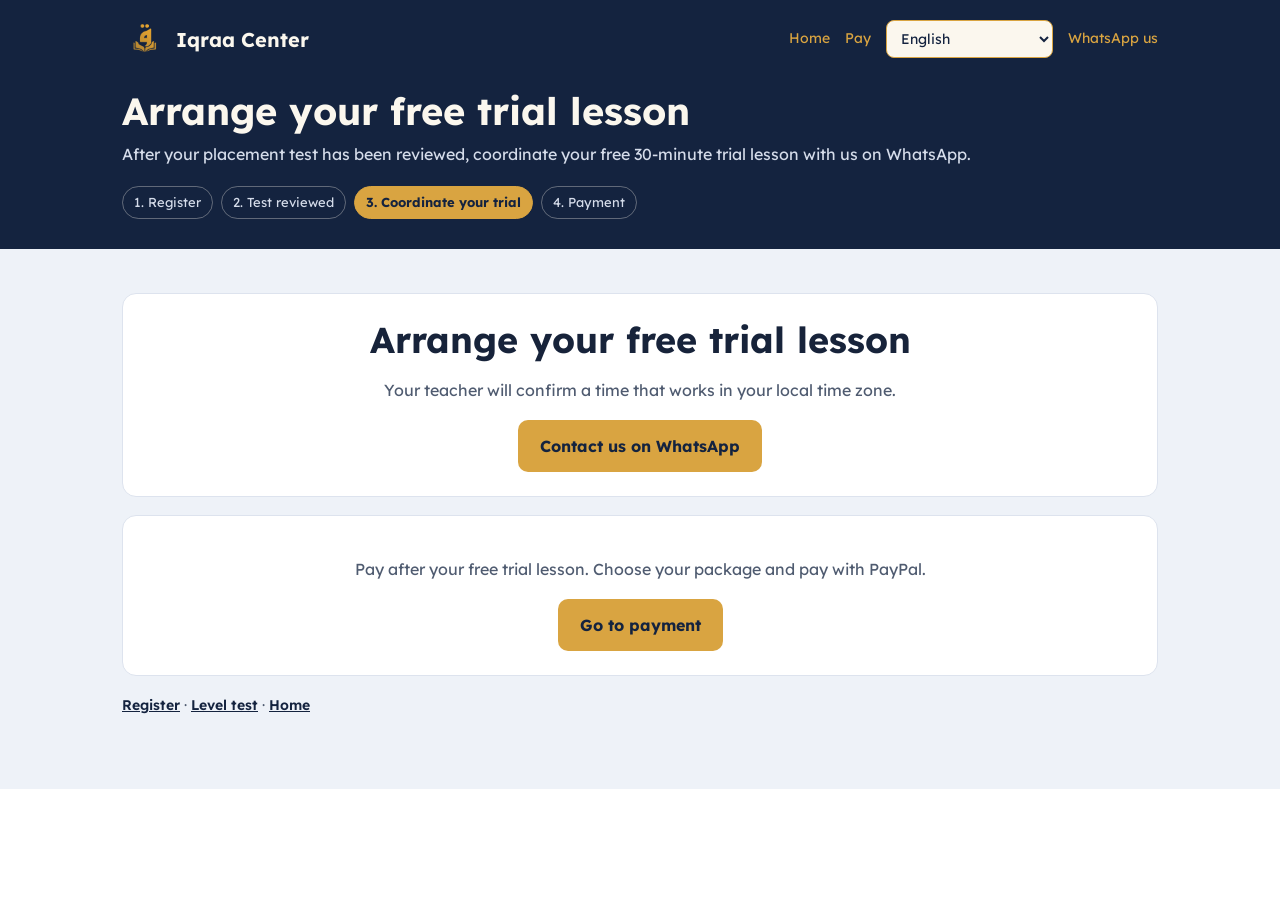
<file: book.html>
<!doctype html>
<html lang="en" dir="ltr"><head><meta charset="utf-8"><meta name="viewport" content="width=device-width,initial-scale=1">
<title>Arrange your free trial lesson | Iqraa Center</title><link href="https://fonts.googleapis.com/css2?family=Amiri:wght@400;700&family=Lexend:wght@400;500;700&display=swap" rel="stylesheet"><link rel="icon" type="image/png" href="assets/favicon.png"><link rel="apple-touch-icon" href="assets/favicon.png"><link rel="stylesheet" href="site.css"></head>
<body><header><div class="wrap"><nav><a class="brand" href="index.html"><img src="assets/logo-icon.png" alt="" width="44" height="44"><span>Iqraa Center</span></a><div class="navlinks"><a class="small" href="index.html" data-i18n="navHome">Home</a><a class="small" href="pay.html" data-i18n="navPay">Pay</a><select class="language" id="language-select" aria-label="Choose language"></select><a class="small" data-config-link="whatsapp" href="https://wa.me/201551856659" data-i18n="navWhatsApp">WhatsApp us</a></div></nav>
<div class="page-head"><h1 data-i18n="bookTitle">Arrange your free trial lesson</h1><p data-i18n="bookText">After your placement test has been reviewed, coordinate your free 30-minute trial lesson with us on WhatsApp.</p><div class="steps-pills"><a href="register.html" data-i18n="bookStep1">1. Register</a><a href="level-test.html" data-i18n="bookStep2">2. Test reviewed</a><a href="book.html" class="on" aria-current="step" data-i18n="bookStep3">3. Coordinate your trial</a><a href="pay.html" data-i18n="stepPay">4. Payment</a></div></div></div></header>
<main class="form-main"><div class="wrap"><div class="panel center">
<h2 data-i18n="bookTitle">Arrange your free trial lesson</h2><p data-i18n="bookNote">Your teacher will confirm a time that works in your local time zone.</p>
<a class="btn gold" data-config-link="whatsapp" href="https://wa.me/201551856659" data-i18n="bookCTA">Contact us on WhatsApp</a>
</div>
<div class="panel center"><p data-i18n="payText">Pay after your free trial lesson. Choose your package and pay with PayPal.</p><a class="btn gold" href="pay.html" data-i18n="payCTA">Go to payment</a></div>
<p class="alt"><a href="register.html" data-i18n="navRegister">Register</a> · <a href="level-test.html" data-i18n="navTest">Level test</a> · <a href="index.html" data-i18n="navHome">Home</a></p>
</div></main><script src="site-config.js"></script><script src="site.js"></script><script src="i18n.js"></script></body></html>
</file>
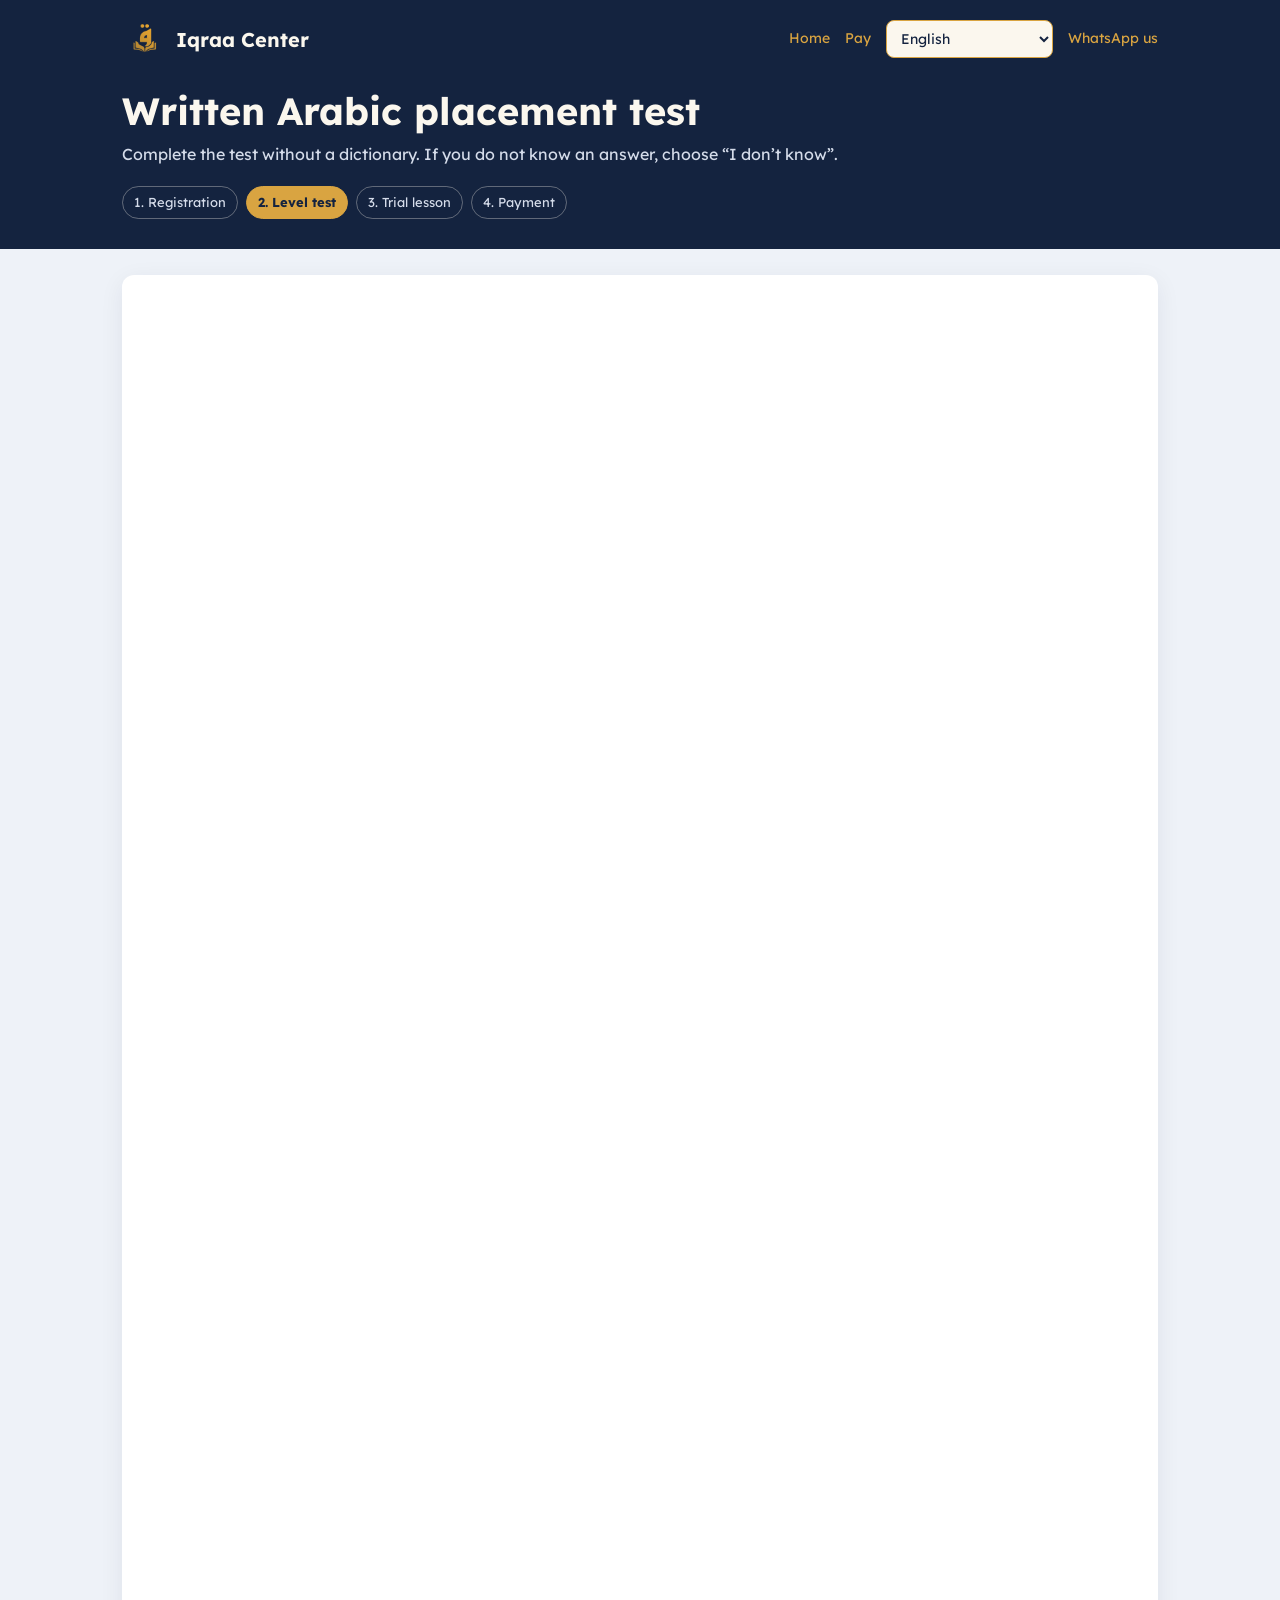
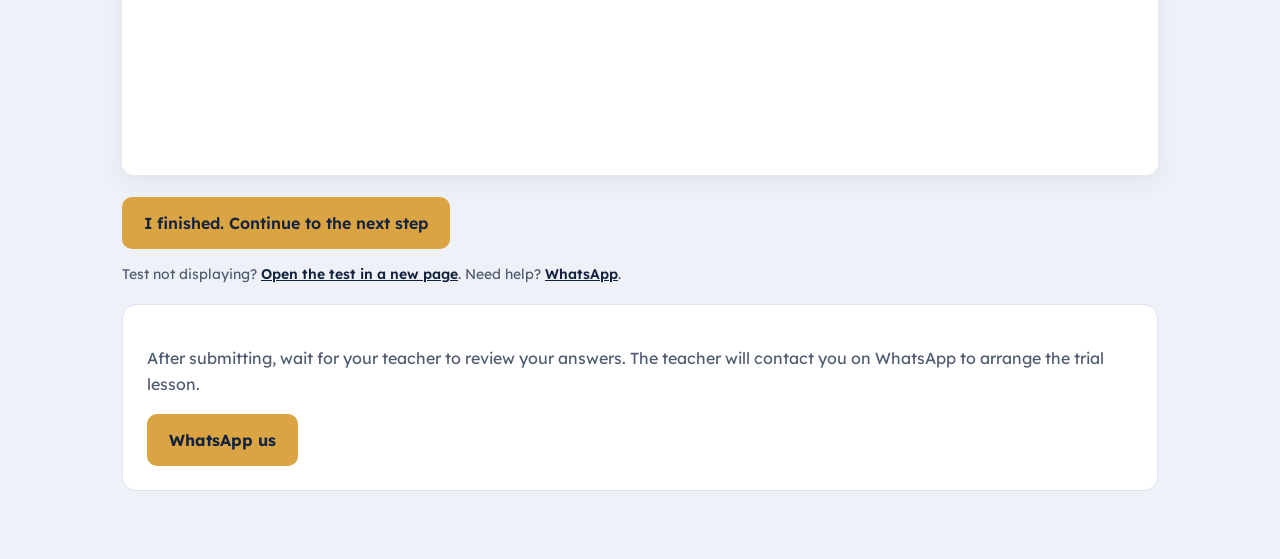
<file: level-test.html>
<!doctype html>
<html lang="en" dir="ltr"><head><meta charset="utf-8"><meta name="viewport" content="width=device-width,initial-scale=1">
<title>Written Arabic placement test | Iqraa Center</title><link href="https://fonts.googleapis.com/css2?family=Amiri:wght@400;700&family=Lexend:wght@400;500;700&display=swap" rel="stylesheet"><link rel="icon" type="image/png" href="assets/favicon.png"><link rel="apple-touch-icon" href="assets/favicon.png"><link rel="stylesheet" href="site.css"></head>
<body><header><div class="wrap"><nav><a class="brand" href="index.html"><img src="assets/logo-icon.png" alt="" width="44" height="44"><span>Iqraa Center</span></a><div class="navlinks"><a class="small" href="index.html" data-i18n="navHome">Home</a><a class="small" href="pay.html" data-i18n="navPay">Pay</a><select class="language" id="language-select" aria-label="Choose language"></select><a class="small" data-config-link="whatsapp" href="https://wa.me/201551856659" data-i18n="navWhatsApp">WhatsApp us</a></div></nav>
<div class="page-head"><h1 data-i18n="testTitle">Written Arabic placement test</h1><p data-i18n="testText">Complete the test without a dictionary. If you do not know an answer, choose “I don’t know”.</p><div class="steps-pills"><a href="register.html" data-i18n="stepReg">1. Registration</a><a href="level-test.html" class="on" aria-current="step" data-i18n="stepTest">2. Level test</a><a href="book.html" data-i18n="stepTrial">3. Trial lesson</a><a href="pay.html" data-i18n="stepPay">4. Payment</a></div></div></div></header>
<main class="form-main"><div class="wrap">
<iframe class="form-frame" data-next="book.html" data-form="test" src="https://docs.google.com/forms/d/e/1FAIpQLSc1-V5wUkVwfMS88RJq1PtQUxLpvmWRXP4cKT50JvUaxgnlZQ/viewform?embedded=true" title="Written Arabic placement test" loading="lazy">Loading test...</iframe>
<p class="alt"><a class="btn gold" href="book.html" data-i18n="nextStepBtn">I finished. Continue to the next step</a></p>
<p class="alt"><span data-i18n="testFallback">Test not displaying?</span> <a href="https://forms.gle/bJcYz4Jd9y3Vrxyo7" target="_blank" rel="noopener" data-i18n="openTest">Open the test in a new page</a>. <span data-i18n="help">Need help?</span> <a data-config-link="whatsapp" href="https://wa.me/201551856659">WhatsApp</a>.</p>
<div class="panel"><p data-i18n="nextAfterTest">After submitting, wait for your teacher to review your answers. The teacher will contact you on WhatsApp to arrange the trial lesson.</p><a class="btn gold" data-config-link="whatsapp" href="https://wa.me/201551856659" data-i18n="navWhatsApp">WhatsApp us</a></div>
</div></main><div class="auto-banner" id="auto-banner" hidden><span><span data-i18n="autoMsg">Thank you! Next step in</span> <b id="count">6</b>s</span><a class="btn gold" id="go-now" href="#" data-i18n="goNow">Go now</a><button class="btn line" id="stay" type="button" data-i18n="stayHere">Stay here</button></div><script src="site-config.js"></script><script src="site.js"></script><script src="i18n.js"></script></body></html>
</file>
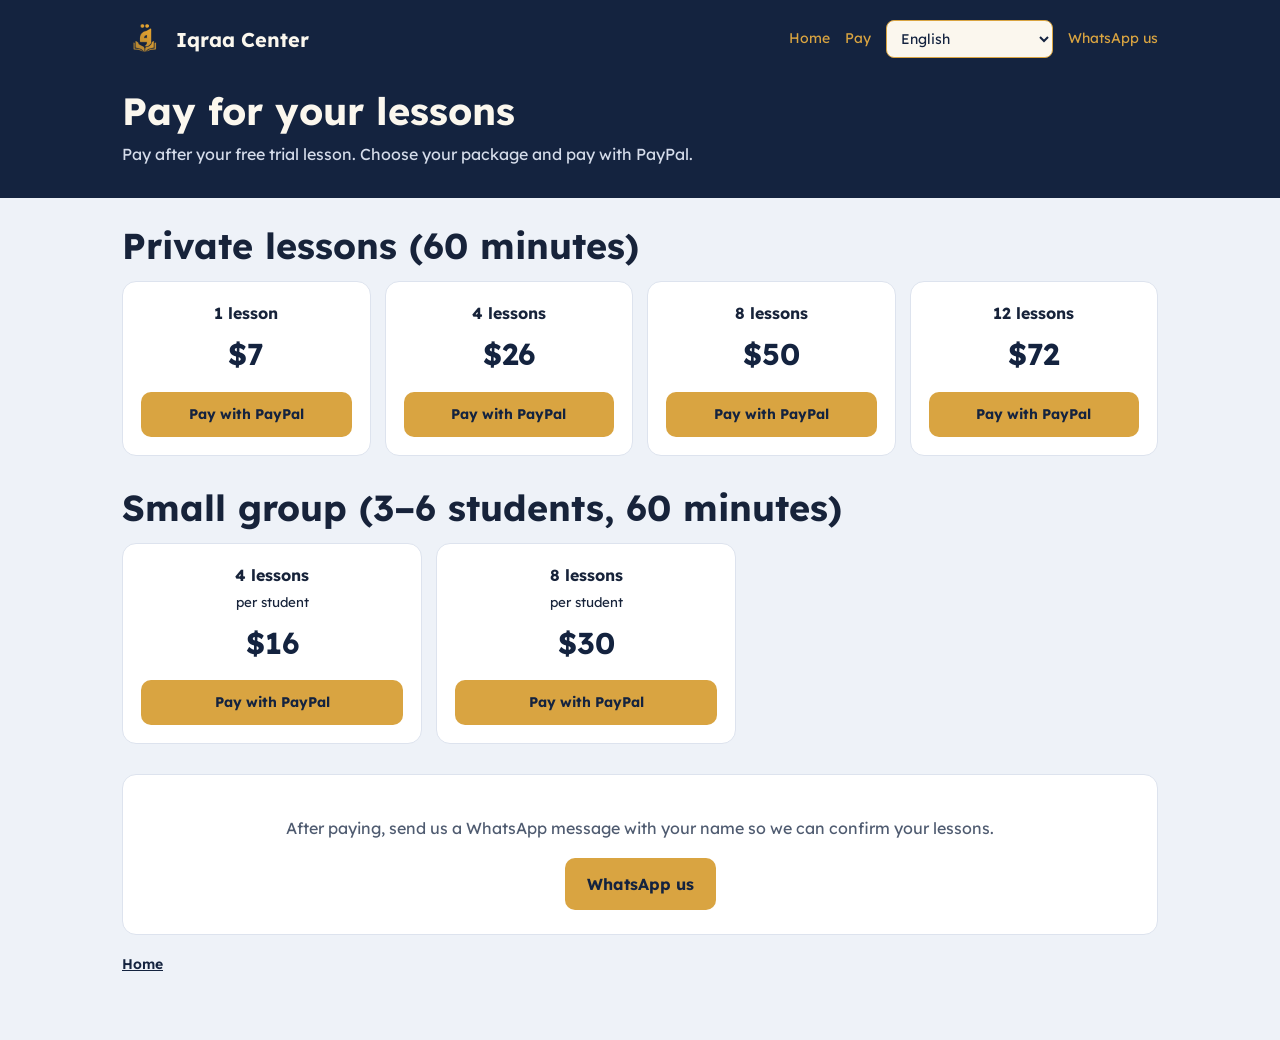
<file: pay.html>
<!doctype html>
<html lang="en" dir="ltr"><head><meta charset="utf-8"><meta name="viewport" content="width=device-width,initial-scale=1">
<title>Pay for your lessons | Iqraa Center</title><link href="https://fonts.googleapis.com/css2?family=Amiri:wght@400;700&family=Lexend:wght@400;500;700&display=swap" rel="stylesheet"><link rel="icon" type="image/png" href="assets/favicon.png"><link rel="apple-touch-icon" href="assets/favicon.png"><link rel="stylesheet" href="site.css"></head>
<body><header><div class="wrap"><nav><a class="brand" href="index.html"><img src="assets/logo-icon.png" alt="" width="44" height="44"><span>Iqraa Center</span></a><div class="navlinks"><a class="small" href="index.html" data-i18n="navHome">Home</a><a class="small" href="pay.html" data-i18n="navPay">Pay</a><select class="language" id="language-select" aria-label="Choose language"></select><a class="small" data-config-link="whatsapp" href="https://wa.me/201551856659" data-i18n="navWhatsApp">WhatsApp us</a></div></nav>
<div class="page-head"><h1 data-i18n="payTitle">Pay for your lessons</h1><p data-i18n="payText">Pay after your free trial lesson. Choose your package and pay with PayPal.</p></div></div></header>
<main class="form-main"><div class="wrap">
<h2 data-i18n="privateTitle">Private lessons (60 minutes)</h2><div class="pay-grid"><div class="pay-card"><b data-i18n="oneLesson">1 lesson</b><span class="price">$7</span><a class="btn gold" href="#" data-pkg="1 private lesson(s)" data-amount="7" data-i18n="payBtn">Pay with PayPal</a></div><div class="pay-card"><b data-i18n="fourLessons">4 lessons</b><span class="price">$26</span><a class="btn gold" href="#" data-pkg="4 private lesson(s)" data-amount="26" data-i18n="payBtn">Pay with PayPal</a></div><div class="pay-card"><b data-i18n="eightLessons">8 lessons</b><span class="price">$50</span><a class="btn gold" href="#" data-pkg="8 private lesson(s)" data-amount="50" data-i18n="payBtn">Pay with PayPal</a></div><div class="pay-card"><b data-i18n="twelveLessons">12 lessons</b><span class="price">$72</span><a class="btn gold" href="#" data-pkg="12 private lesson(s)" data-amount="72" data-i18n="payBtn">Pay with PayPal</a></div></div>
<h2 data-i18n="groupTitle">Small group (3-6 students, 60 minutes)</h2><div class="pay-grid two"><div class="pay-card"><b data-i18n="fourLessons">4 lessons</b><small data-i18n="perStudent">per student</small><span class="price">$16</span><a class="btn gold" href="#" data-pkg="4 group lessons" data-amount="16" data-i18n="payBtn">Pay with PayPal</a></div><div class="pay-card"><b data-i18n="eightLessons">8 lessons</b><small data-i18n="perStudent">per student</small><span class="price">$30</span><a class="btn gold" href="#" data-pkg="8 group lessons" data-amount="30" data-i18n="payBtn">Pay with PayPal</a></div></div>
<div class="panel center"><p data-i18n="payNote">After paying, send us a WhatsApp message with your name so we can confirm your lessons.</p><a class="btn gold" data-config-link="whatsapp" href="https://wa.me/201551856659" data-i18n="navWhatsApp">WhatsApp us</a></div>
<p class="alt"><a href="index.html" data-i18n="navHome">Home</a></p>
</div></main><script src="site-config.js"></script><script src="site.js"></script><script src="i18n.js"></script></body></html>
</file>
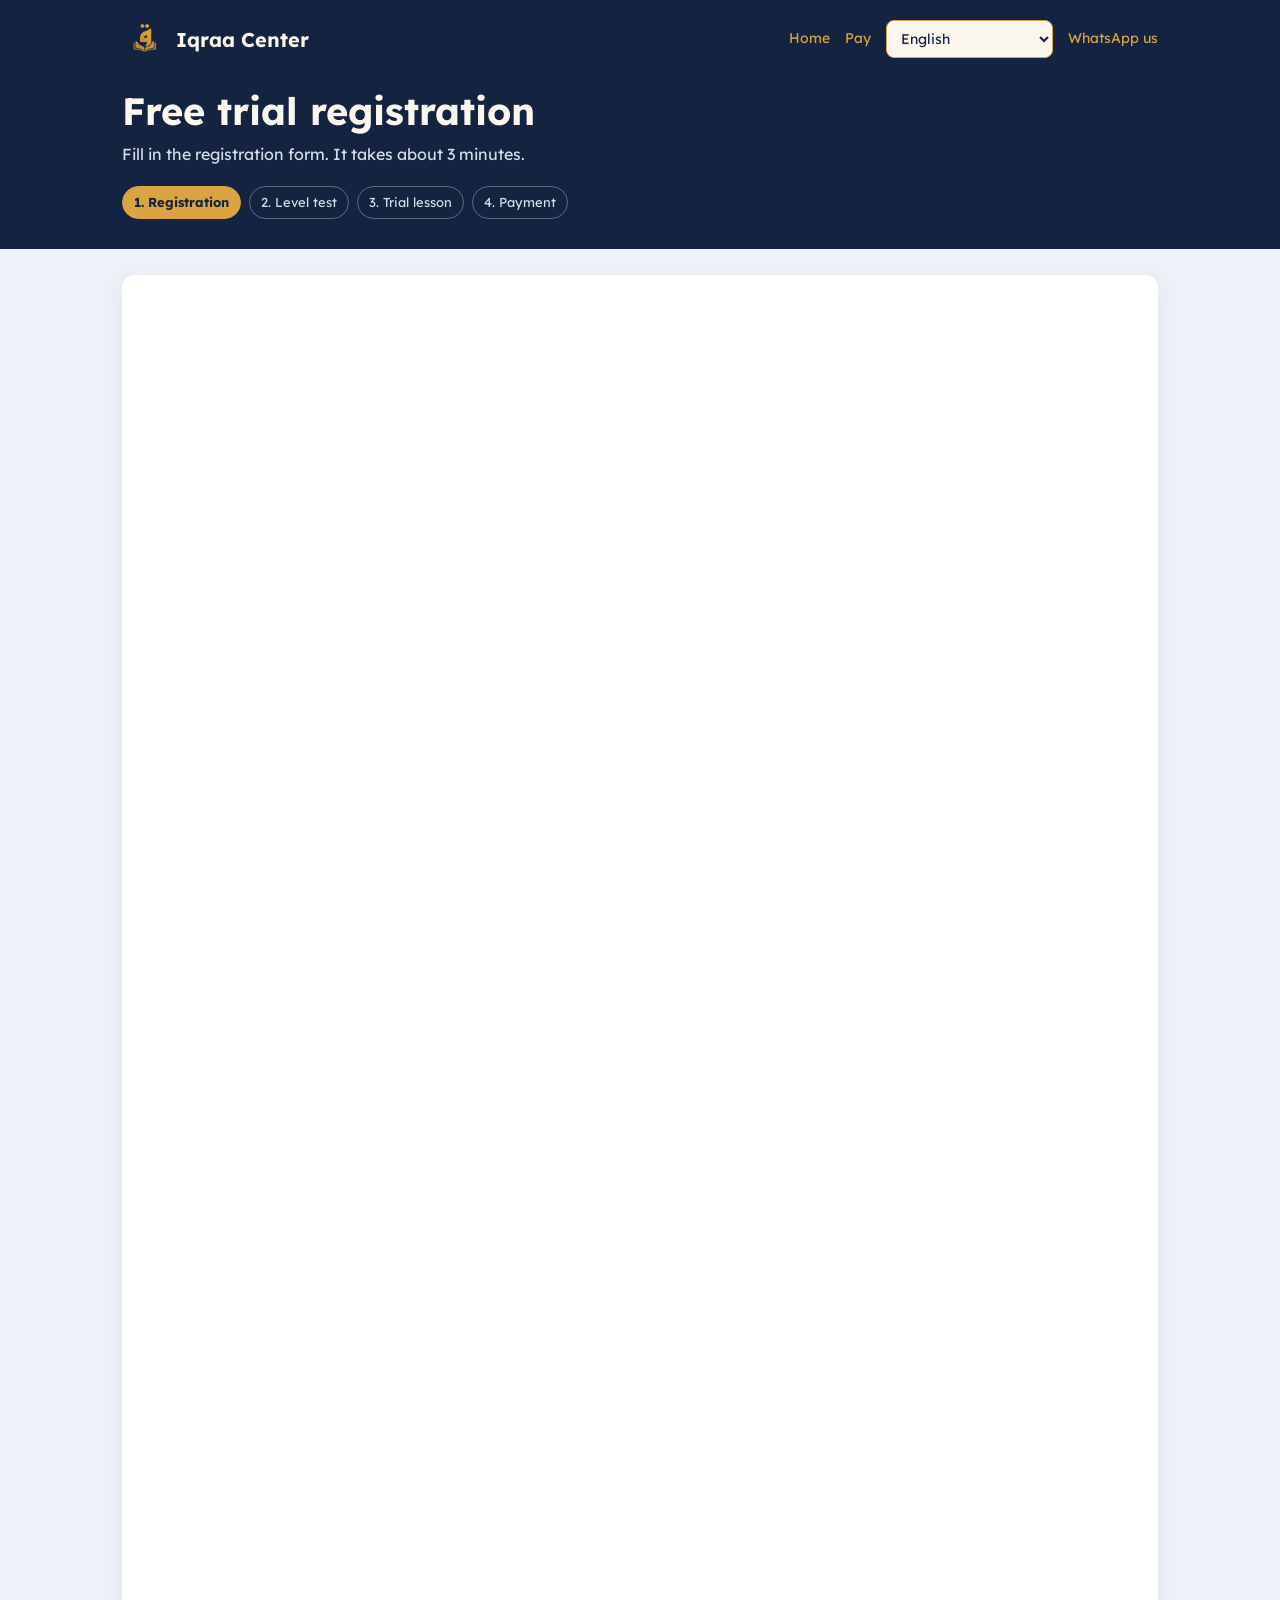
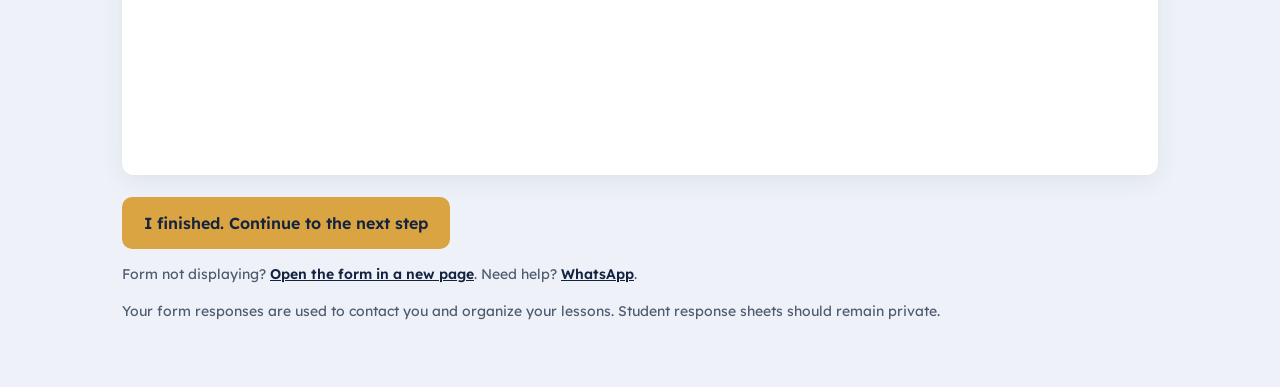
<file: register.html>
<!doctype html>
<html lang="en" dir="ltr"><head><meta charset="utf-8"><meta name="viewport" content="width=device-width,initial-scale=1">
<title>Free trial registration | Iqraa Center</title><link href="https://fonts.googleapis.com/css2?family=Amiri:wght@400;700&family=Lexend:wght@400;500;700&display=swap" rel="stylesheet"><link rel="icon" type="image/png" href="assets/favicon.png"><link rel="apple-touch-icon" href="assets/favicon.png"><link rel="stylesheet" href="site.css"></head>
<body><header><div class="wrap"><nav><a class="brand" href="index.html"><img src="assets/logo-icon.png" alt="" width="44" height="44"><span>Iqraa Center</span></a><div class="navlinks"><a class="small" href="index.html" data-i18n="navHome">Home</a><a class="small" href="pay.html" data-i18n="navPay">Pay</a><select class="language" id="language-select" aria-label="Choose language"></select><a class="small" data-config-link="whatsapp" href="https://wa.me/201551856659" data-i18n="navWhatsApp">WhatsApp us</a></div></nav>
<div class="page-head"><h1 data-i18n="registerTitle">Free trial registration</h1><p data-i18n="registerText">Fill in the registration form. It takes about 3 minutes.</p><div class="steps-pills"><a href="register.html" class="on" aria-current="step" data-i18n="stepReg">1. Registration</a><a href="level-test.html" data-i18n="stepTest">2. Level test</a><a href="book.html" data-i18n="stepTrial">3. Trial lesson</a><a href="pay.html" data-i18n="stepPay">4. Payment</a></div></div></div></header>
<main class="form-main"><div class="wrap">
<iframe class="form-frame" data-next="level-test.html" data-form="registration" src="https://docs.google.com/forms/d/e/1FAIpQLSdzVk0ARl3DdHy0faBhT8YcLiM1tn7ByAQFZFUYyLxwRo8D1w/viewform?embedded=true" title="Free trial registration form" loading="lazy">Loading form...</iframe>
<p class="alt"><a class="btn gold" href="level-test.html" data-i18n="nextStepBtn">I finished. Continue to the next step</a></p>
<p class="alt"><span data-i18n="formFallback">Form not displaying?</span> <a href="https://forms.gle/yf2jVGhF9KhYW8ZP6" target="_blank" rel="noopener" data-i18n="openForm">Open the form in a new page</a>. <span data-i18n="help">Need help?</span> <a data-config-link="whatsapp" href="https://wa.me/201551856659">WhatsApp</a>.</p>
<p class="alt" data-i18n="privacyNote">Your form responses are used to contact you and organize your lessons. Student response sheets should remain private.</p>
</div></main><div class="auto-banner" id="auto-banner" hidden><span><span data-i18n="autoMsg">Thank you! Next step in</span> <b id="count">6</b>s</span><a class="btn gold" id="go-now" href="#" data-i18n="goNow">Go now</a><button class="btn line" id="stay" type="button" data-i18n="stayHere">Stay here</button></div><script src="site-config.js"></script><script src="site.js"></script><script src="i18n.js"></script></body></html>
</file>
<file: site.css>
/* Shared Iqraa Center styles */
:root{--navy:#14233F;--navy2:#1D3157;--gold:#D9A441;--paper:#FBF7EE;--ink:#17233A;--mute:#4F5B70;--line:#DDE3EE;--tint:#EEF2F8}
*{box-sizing:border-box}
html{scroll-behavior:smooth}
body{margin:0;font-family:Lexend,system-ui,Arial,sans-serif;color:var(--ink);background:#fff;line-height:1.65;font-size:16px}
a{color:inherit}
:focus-visible{outline:3px solid var(--gold);outline-offset:3px}
.wrap{max-width:1080px;margin:0 auto;padding:0 22px}
header{background:var(--navy);color:var(--paper)}
nav{display:flex;align-items:center;justify-content:space-between;gap:16px;padding:17px 0;flex-wrap:wrap}
.brand{display:flex;align-items:center;gap:10px;text-decoration:none;font-weight:700;font-size:20px;color:inherit}
.brand img{width:42px;height:42px;object-fit:contain}
nav .navlinks{display:flex;align-items:center;gap:15px;flex-wrap:wrap}
nav a.small{color:var(--gold);text-decoration:none;font-size:14px}
.language{background:var(--paper);color:var(--navy);border:1px solid var(--gold);padding:8px 10px;border-radius:8px;font:inherit;font-size:14px}
.btn{display:inline-block;padding:13px 22px;border-radius:10px;font-weight:700;text-decoration:none;font-size:16px;border:0;cursor:pointer}
.btn.gold{background:var(--gold);color:var(--navy)}
.btn.line{border:1px solid #FBF7EE80;color:var(--paper)}
.hero{display:grid;grid-template-columns:1.15fr .85fr;gap:32px;align-items:center;padding:42px 0 64px}
h1{font-size:clamp(32px,5vw,54px);line-height:1.14;margin:0 0 18px}
.hero p{font-size:18px;color:#D5DCEA;max-width:39em;margin:0 0 24px}
.cta{display:flex;gap:12px;flex-wrap:wrap}
.note{margin-top:12px;color:#BFC9DA;font-size:14px}
.letter{font-family:Amiri,serif;font-size:clamp(180px,27vw,320px);line-height:.9;color:var(--gold);text-align:center;direction:rtl;margin:0}
.say{text-align:center;color:#D5DCEA;font-size:14px}
section{padding:58px 0}
h2{font-size:clamp(25px,3.5vw,36px);line-height:1.2;margin:0 0 12px}
h3{line-height:1.25}
.lead{color:var(--mute);max-width:48em;margin:0 0 28px}
.steps{list-style:none;padding:0;margin:25px 0 0;display:grid;grid-template-columns:repeat(4,1fr);gap:18px}
.steps li{border-top:3px solid var(--gold);padding:15px 10px 0 0}
.steps b{display:block;margin-bottom:5px}
.steps span{color:var(--mute);font-size:14px}
.goals{background:var(--tint)}
.goal-list{display:grid;grid-template-columns:repeat(3,1fr);gap:24px}
.goal-list>div{background:#fff;border:1px solid var(--line);border-radius:14px;padding:22px}
.goal-list h3{margin:0 0 8px;font-size:19px}
.goal-list p{margin:0;color:var(--mute)}
.ar{font-family:Amiri,serif;font-size:31px;color:var(--navy);direction:rtl}
.price-grid{display:grid;grid-template-columns:1fr 1fr;gap:24px}
table{width:100%;border-collapse:collapse;font-size:15px}
caption{text-align:start;font-weight:700;font-size:18px;padding:0 0 10px}
th,td{padding:11px 9px;border-bottom:1px solid var(--line);text-align:start}
td:last-child,th:last-child{text-align:end;font-weight:700}
.fine{color:var(--mute);font-size:14px;margin-top:18px}
.teacher{background:var(--navy);color:var(--paper)}
.teacher p,.teacher ul{color:#D5DCEA;max-width:48em}
.faq details{border-bottom:1px solid var(--line);padding:15px 0}
.faq summary{cursor:pointer;font-weight:600;font-size:17px}
.faq details p{margin:8px 0 0;color:var(--mute)}
.final{background:var(--gold);color:var(--navy);text-align:center}
.final p{max-width:40em;margin:0 auto 22px}
.final .btn{background:var(--navy);color:var(--paper)}
footer{background:var(--navy);color:#D5DCEA;padding:27px 0;font-size:14px}
footer a{color:var(--gold)}
.footer-grid{display:flex;justify-content:space-between;gap:18px;flex-wrap:wrap}
.socials{margin-top:8px}
.socials a{margin-inline-end:10px}
.vrow{display:grid;grid-template-columns:repeat(3,1fr);gap:18px;margin-top:18px}
.video-card{border:1px solid var(--line);border-radius:12px;overflow:hidden;background:#fff}
.video-card>a{display:block;position:relative}
.video-card img{width:100%;display:block;aspect-ratio:16/9;object-fit:cover}
.video-card .play{position:absolute;inset:0;display:grid;place-items:center;color:white;font-size:36px;text-shadow:0 1px 8px #000}
.video-card h3{font-size:15px;padding:0 14px 10px}
.video-empty{padding:22px;background:var(--tint);border-radius:12px;color:var(--mute);font-size:14px}
.form-main{background:var(--tint);min-height:60vh;padding:26px 0 50px}
.page-head{padding:12px 0 30px}
.page-head h1{font-size:clamp(27px,4.5vw,38px);margin-bottom:8px}
.page-head p{color:#D5DCEA;margin:0}
.steps-pills{display:flex;gap:8px;flex-wrap:wrap;margin-top:18px;font-size:13px}
.steps-pills span{padding:5px 11px;border:1px solid #FBF7EE55;border-radius:99px;color:#D5DCEA}
.steps-pills .on{background:var(--gold);color:var(--navy);border-color:var(--gold);font-weight:700}
iframe.form-frame{width:100%;height:1500px;border:0;background:#fff;border-radius:12px;box-shadow:0 6px 25px #14233F12}
.alt{font-size:14px;color:var(--mute);margin:14px 0}
.alt a{font-weight:600;color:var(--navy)}
.panel{background:#fff;border:1px solid var(--line);border-radius:14px;padding:24px;margin:18px 0}
.panel p{color:var(--mute)}
.center{text-align:center}
@media(max-width:820px){.hero{grid-template-columns:1fr;padding:34px 0 45px}.letter{font-size:180px}.steps{grid-template-columns:1fr 1fr}.goal-list,.price-grid{grid-template-columns:1fr}.vrow{grid-template-columns:1fr 1fr}}
@media(max-width:520px){body{font-size:15px}.wrap{padding:0 16px}nav .navlinks{width:100%;gap:10px}.steps{grid-template-columns:1fr}.vrow{grid-template-columns:1fr}.btn{width:100%;text-align:center}.letter{font-size:150px}.brand{font-size:18px}}
@media(prefers-reduced-motion:reduce){html{scroll-behavior:auto}}
[dir=rtl] body{text-align:right}
[dir=rtl] .steps li{padding:15px 0 0 10px}
[dir=rtl] ul{padding-right:22px;padding-left:0}

.brand img{width:44px;height:44px}
.logo-card{background:#fff;border-radius:22px;padding:18px;max-width:360px;margin:0 auto;box-shadow:0 10px 40px #0004}
.logo-card img{width:100%;height:auto;display:block}
.vrow.shorts{grid-template-columns:repeat(4,1fr)}
.video-card.short img{aspect-ratio:9/14}
.pay-grid{display:grid;grid-template-columns:repeat(4,1fr);gap:14px;margin:14px 0 30px}
.pay-card{background:#fff;border:1px solid var(--line);border-radius:14px;padding:18px;text-align:center}
.pay-card b{display:block}.pay-card .price{display:block;font-size:30px;font-weight:700;color:var(--navy);margin:4px 0 12px}
.pay-card .btn{width:100%;text-align:center;font-size:14px;padding:11px 8px}
.pay-grid.two{grid-template-columns:repeat(2,minmax(0,300px))}
@media(max-width:820px){.vrow.shorts,.pay-grid{grid-template-columns:1fr 1fr}.pay-grid.two{grid-template-columns:1fr 1fr}}
@media(max-width:520px){.pay-grid,.pay-grid.two,.vrow.shorts{grid-template-columns:1fr}}

.pl-card{display:block;text-decoration:none;color:inherit;background:var(--tint);border:1px solid var(--line);border-radius:12px;padding:18px}
.pl-card b{display:block;margin:6px 0}.pl-card small{color:var(--mute)}
.pl-n{display:inline-grid;place-items:center;min-width:34px;height:34px;border-radius:50%;background:var(--navy);color:var(--gold);font-weight:700}

.steps-pills a{padding:5px 11px;border:1px solid #FBF7EE55;border-radius:99px;color:#D5DCEA;text-decoration:none}
.steps-pills a:hover{border-color:var(--gold);color:#fff}
.steps-pills a.on{background:var(--gold);color:var(--navy);border-color:var(--gold);font-weight:700}
.auto-banner{position:fixed;left:12px;right:12px;bottom:12px;z-index:50;background:var(--navy);color:var(--paper);border:2px solid var(--gold);border-radius:14px;padding:14px 18px;display:flex;align-items:center;gap:14px;flex-wrap:wrap;justify-content:center;box-shadow:0 8px 30px #0006}
.auto-banner[hidden]{display:none}
.auto-banner .btn{padding:9px 16px;font-size:14px;width:auto}

.pl-frame{aspect-ratio:16/9;background:#14233F}
.pl-frame iframe{width:100%;height:100%;border:0;display:block}
.pl-meta{margin:0;padding:0 14px 14px;font-size:14px;color:var(--mute)}
.pl-meta a{font-weight:600;color:var(--navy)}
</file>
